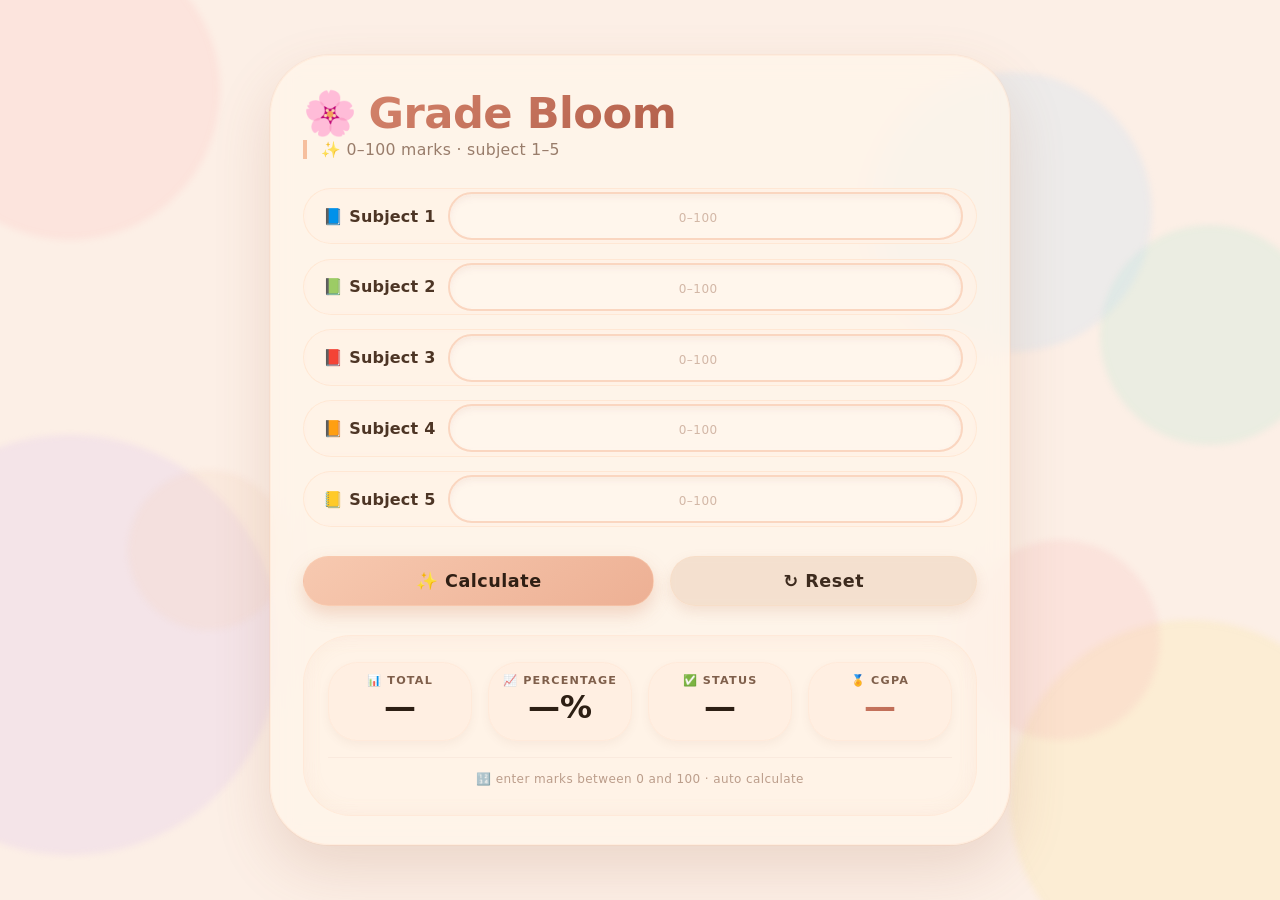
<file: index.html>
<!DOCTYPE html>
<html lang="en">
<head>
  <meta charset="UTF-8">
  <meta name="viewport" content="width=device-width, initial-scale=1.0">
  <title>🌸 Grade Bloom · 0–100</title>
  <style>
    * {
      margin: 0;
      padding: 0;
      box-sizing: border-box;
      font-family: 'Segoe UI', 'Poppins', system-ui, sans-serif;
    }

    body {
      min-height: 100vh;
      display: flex;
      align-items: center;
      justify-content: center;
      padding: 1.5rem;
      background: #fcefe6;  /* warm pastel base */
      position: relative;
      overflow-x: hidden;
    }

    /* ===== UNIQUE BACKGROUND ANIMATION ===== */
    .bg-bubble {
      position: fixed;
      border-radius: 50%;
      opacity: 0.20;
      pointer-events: none;
      z-index: 0;
      animation: floatBubble 20s infinite alternate ease-in-out;
      filter: blur(3px);
    }

    .b1 { width: 300px; height: 300px; background: #ffb7b7; top: -60px; left: -80px; animation-duration: 24s; }
    .b2 { width: 360px; height: 360px; background: #fce38a; bottom: -80px; right: -90px; animation-duration: 28s; animation-delay: -5s; }
    .b3 { width: 220px; height: 220px; background: #a8e6cf; top: 25%; right: -40px; animation-duration: 22s; animation-delay: -9s; }
    .b4 { width: 420px; height: 420px; background: #d7b8f0; bottom: 5%; left: -140px; animation-duration: 32s; animation-delay: -14s; }
    .b5 { width: 200px; height: 200px; background: #f9b5b5; top: 60%; left: 75%; animation-duration: 26s; animation-delay: -3s; }
    .b6 { width: 280px; height: 280px; background: #b5d9f9; top: 8%; right: 10%; animation-duration: 30s; animation-delay: -7s; }
    .b7 { width: 160px; height: 160px; background: #f5d0b8; bottom: 30%; left: 10%; animation-duration: 18s; animation-delay: -11s; }

    @keyframes floatBubble {
      0% { transform: translate(0, 0) scale(1) rotate(0deg); }
      30% { transform: translate(30px, -40px) scale(1.10) rotate(7deg); }
      60% { transform: translate(-25px, 25px) scale(0.90) rotate(-6deg); }
      100% { transform: translate(20px, 30px) scale(1.05) rotate(4deg); }
    }

    /* ===== MAIN CARD ===== */
    .glass-card {
      max-width: 740px;
      width: 100%;
      padding: 2rem 2rem 1.8rem;
      border-radius: 60px;
      background: rgba(255, 245, 235, 0.72);
      backdrop-filter: blur(14px);
      -webkit-backdrop-filter: blur(14px);
      box-shadow: 0 24px 56px rgba(160, 100, 70, 0.18), 0 0 0 1px rgba(255, 215, 185, 0.25);
      border: 1px solid rgba(255, 230, 210, 0.5);
      position: relative;
      z-index: 10;
      transition: all 0.25s ease;
      animation: cardBreath 10s infinite alternate ease-in-out;
    }

    @keyframes cardBreath {
      0% { transform: scale(1) translateY(0); box-shadow: 0 24px 56px rgba(160, 100, 70, 0.12); }
      100% { transform: scale(1.008) translateY(-5px); box-shadow: 0 34px 68px rgba(200, 130, 90, 0.25); }
    }

    h1 {
      font-size: 2.7rem;
      font-weight: 700;
      letter-spacing: -0.5px;
      color: #4d3525;
      display: flex;
      align-items: center;
      gap: 12px;
      margin-bottom: 0.1rem;
      flex-wrap: wrap;
    }

    h1 span {
      background: linear-gradient(145deg, #d4836b, #b25f4a);
      -webkit-background-clip: text;
      -webkit-text-fill-color: transparent;
      background-clip: text;
      font-weight: 800;
    }

    .subhead {
      color: #7f5f4b;
      font-weight: 400;
      margin-bottom: 1.8rem;
      padding-left: 14px;
      border-left: 4px solid #f3b28a;
      font-size: 0.98rem;
      opacity: 0.8;
      letter-spacing: 0.3px;
    }

    /* ===== INPUT GRID ===== */
    .input-grid {
      display: flex;
      flex-direction: column;
      gap: 0.9rem;
      margin-bottom: 1.8rem;
    }

    .subject-row {
      display: flex;
      align-items: center;
      gap: 0.8rem;
      flex-wrap: wrap;
      background: rgba(255, 235, 220, 0.30);
      padding: 0.2rem 0.8rem 0.2rem 1.2rem;
      border-radius: 60px;
      backdrop-filter: blur(2px);
      border: 1px solid rgba(255, 215, 185, 0.4);
      transition: 0.2s;
    }

    .subject-row:hover {
      background: rgba(255, 225, 205, 0.45);
      border-color: #f7c8b0;
    }

    .subject-label {
      min-width: 85px;
      font-weight: 600;
      color: #4d3525;
      font-size: 1rem;
      letter-spacing: 0.2px;
    }

    .input-wrapper {
      flex: 1;
      min-width: 100px;
      position: relative;
    }

    .input-wrapper input {
      width: 100%;
      padding: 12px 14px;
      border-radius: 50px;
      border: 2px solid #fad6c0;
      background: rgba(255, 248, 240, 0.7);
      backdrop-filter: blur(2px);
      color: #2d1f14;
      font-size: 1.1rem;
      font-weight: 600;
      transition: all 0.2s ease;
      box-shadow: inset 0 4px 6px rgba(180, 120, 90, 0.08);
      outline: none;
      text-align: center;
      letter-spacing: 0.5px;
    }

    .input-wrapper input:focus {
      border-color: #e3946f;
      box-shadow: 0 0 0 5px rgba(227, 148, 111, 0.2), inset 0 2px 8px rgba(140, 80, 50, 0.1);
      background: #fffaf5;
      transform: scale(1.01);
    }

    .input-wrapper input::placeholder {
      color: #b58e78;
      font-weight: 300;
      font-size: 0.75rem;
      opacity: 0.6;
    }

    .input-wrapper input:valid {
      border-color: #98c1a5;
    }

    .input-wrapper input:invalid:not(:placeholder-shown) {
      border-color: #e6857a;
    }

    /* ===== BUTTONS ===== */
    .btn-group {
      display: flex;
      flex-wrap: wrap;
      gap: 1rem;
      justify-content: center;
      margin: 0.8rem 0 1.8rem;
    }

    .btn {
      padding: 14px 32px;
      border: none;
      border-radius: 60px;
      font-weight: 700;
      font-size: 1.1rem;
      background: #f5d9ca;
      color: #3d2b1e;
      letter-spacing: 0.5px;
      cursor: pointer;
      transition: all 0.2s ease;
      box-shadow: 0 6px 14px rgba(180, 110, 70, 0.15);
      flex: 1 1 auto;
      min-width: 120px;
      display: inline-flex;
      align-items: center;
      justify-content: center;
      gap: 8px;
      border: 1px solid rgba(255, 215, 185, 0.3);
    }

    .btn-primary {
      background: linear-gradient(145deg, #f7c9b0, #edb094);
      color: #2f1f14;
      box-shadow: 0 8px 18px rgba(200, 120, 80, 0.25);
    }

    .btn-primary:hover {
      transform: translateY(-3px) scale(1.02);
      background: linear-gradient(145deg, #fad6be, #f0b89a);
      box-shadow: 0 12px 28px rgba(200, 120, 80, 0.35);
    }

    .btn-secondary {
      background: rgba(240, 215, 195, 0.7);
      backdrop-filter: blur(4px);
    }

    .btn-secondary:hover {
      background: rgba(235, 210, 185, 0.9);
      transform: translateY(-2px);
      box-shadow: 0 10px 22px rgba(160, 100, 70, 0.2);
    }

    /* ===== RESULT PANEL ===== */
    .result-panel {
      background: rgba(255, 240, 228, 0.5);
      backdrop-filter: blur(8px);
      border-radius: 48px;
      padding: 1.6rem 1.5rem 1.8rem;
      border: 1px solid rgba(255, 215, 185, 0.3);
      margin-top: 0.2rem;
      transition: all 0.2s ease;
      box-shadow: inset 0 0 20px rgba(200, 150, 120, 0.08);
    }

    .result-grid {
      display: grid;
      grid-template-columns: repeat(auto-fit, minmax(120px, 1fr));
      gap: 1rem;
      margin-bottom: 0.2rem;
    }

    .result-item {
      background: rgba(255, 235, 220, 0.4);
      border-radius: 30px;
      padding: 0.7rem 0.3rem;
      text-align: center;
      border: 1px solid rgba(255, 215, 185, 0.2);
      transition: 0.15s ease;
      box-shadow: 0 4px 10px rgba(140, 90, 60, 0.06);
      animation: resultPop 0.45s cubic-bezier(0.175, 0.885, 0.32, 1.275) forwards;
      transform: scale(0.92);
      opacity: 0;
    }

    .result-item:nth-child(1) { animation-delay: 0.05s; }
    .result-item:nth-child(2) { animation-delay: 0.12s; }
    .result-item:nth-child(3) { animation-delay: 0.19s; }
    .result-item:nth-child(4) { animation-delay: 0.26s; }

    @keyframes resultPop {
      to { transform: scale(1); opacity: 1; }
    }

    .result-item .label {
      font-size: 0.7rem;
      text-transform: uppercase;
      letter-spacing: 1.2px;
      color: #7f5f4b;
      font-weight: 600;
    }

    .result-item .value {
      font-size: 2rem;
      font-weight: 700;
      color: #2d1f14;
      line-height: 1.3;
    }

    .result-item .value.pass {
      color: #2f7a5a;
    }

    .result-item .value.fail {
      color: #c45346;
    }

    .cgpa-badge {
      font-size: 2.2rem;
      font-weight: 800;
      background: linear-gradient(145deg, #d4836b, #b25f4a);
      -webkit-background-clip: text;
      -webkit-text-fill-color: transparent;
      background-clip: text;
    }

    .footer-note {
      margin-top: 1rem;
      text-align: center;
      color: #9f7a64;
      font-size: 0.75rem;
      letter-spacing: 0.4px;
      border-top: 1px solid rgba(200, 160, 140, 0.15);
      padding-top: 0.9rem;
      opacity: 0.7;
    }

    /* shake (error) */
    .animate-shake {
      animation: shake 0.35s ease-in-out;
    }

    @keyframes shake {
      0%, 100% { transform: translateX(0); }
      20% { transform: translateX(-6px); }
      40% { transform: translateX(6px); }
      60% { transform: translateX(-4px); }
      80% { transform: translateX(4px); }
    }

    @media (max-width: 550px) {
      .glass-card { padding: 1.2rem; }
      h1 { font-size: 2rem; }
      .subject-label { min-width: 70px; font-size: 0.9rem; }
      .subject-row { padding: 0.2rem 0.5rem 0.2rem 1rem; }
    }
  </style>
</head>
<body>

  <!-- background bubbles : bright & aesthetic -->
  <div class="bg-bubble b1"></div>
  <div class="bg-bubble b2"></div>
  <div class="bg-bubble b3"></div>
  <div class="bg-bubble b4"></div>
  <div class="bg-bubble b5"></div>
  <div class="bg-bubble b6"></div>
  <div class="bg-bubble b7"></div>

  <!-- main card -->
  <div class="glass-card">
    <h1>
      🌸 <span>Grade Bloom</span>
    </h1>
    <div class="subhead">✨ 0–100 marks · subject 1–5</div>

    <!-- input fields: subject 1 to 5 -->
    <div class="input-grid" id="subjectInputs">
      <div class="subject-row">
        <span class="subject-label">📘 Subject 1</span>
        <div class="input-wrapper">
          <input type="number" id="sub1" min="0" max="100" placeholder="0–100" required>
        </div>
      </div>
      <div class="subject-row">
        <span class="subject-label">📗 Subject 2</span>
        <div class="input-wrapper">
          <input type="number" id="sub2" min="0" max="100" placeholder="0–100" required>
        </div>
      </div>
      <div class="subject-row">
        <span class="subject-label">📕 Subject 3</span>
        <div class="input-wrapper">
          <input type="number" id="sub3" min="0" max="100" placeholder="0–100" required>
        </div>
      </div>
      <div class="subject-row">
        <span class="subject-label">📙 Subject 4</span>
        <div class="input-wrapper">
          <input type="number" id="sub4" min="0" max="100" placeholder="0–100" required>
        </div>
      </div>
      <div class="subject-row">
        <span class="subject-label">📒 Subject 5</span>
        <div class="input-wrapper">
          <input type="number" id="sub5" min="0" max="100" placeholder="0–100" required>
        </div>
      </div>
    </div>

    <!-- action buttons -->
    <div class="btn-group">
      <button class="btn btn-primary" id="calculateBtn">✨ Calculate</button>
      <button class="btn btn-secondary" id="resetBtn">↻ Reset</button>
    </div>

    <!-- result panel -->
    <div class="result-panel" id="resultPanel">
      <div class="result-grid" id="resultGrid">
        <div class="result-item">
          <div class="label">📊 Total</div>
          <div class="value" id="totalValue">—</div>
        </div>
        <div class="result-item">
          <div class="label">📈 Percentage</div>
          <div class="value" id="percentValue">—%</div>
        </div>
        <div class="result-item">
          <div class="label">✅ Status</div>
          <div class="value" id="statusValue">—</div>
        </div>
        <div class="result-item">
          <div class="label">🏅 CGPA</div>
          <div class="value cgpa-badge" id="cgpaValue">—</div>
        </div>
      </div>
      <div class="footer-note">🔢 enter marks between 0 and 100 · auto calculate</div>
    </div>
  </div>

  <script>
    (function() {
      const inputIds = ['sub1', 'sub2', 'sub3', 'sub4', 'sub5'];
      const inputs = {};
      inputIds.forEach(id => { inputs[id] = document.getElementById(id); });

      const totalEl = document.getElementById('totalValue');
      const percentEl = document.getElementById('percentValue');
      const statusEl = document.getElementById('statusValue');
      const cgpaEl = document.getElementById('cgpaValue');
      const resultPanel = document.getElementById('resultPanel');
      const calcBtn = document.getElementById('calculateBtn');
      const resetBtn = document.getElementById('resetBtn');

      function getMarks() {
        const marks = [];
        let valid = true;
        for (let id of inputIds) {
          const val = inputs[id].value.trim();
          if (val === '') { valid = false; marks.push(NaN); continue; }
          const num = Number(val);
          // 0–100 inclusive, integer
          if (!Number.isInteger(num) || num < 0 || num > 100) {
            valid = false;
            marks.push(NaN);
          } else {
            marks.push(num);
          }
        }
        return { marks, valid };
      }

      function calculateAndDisplay() {
        const { marks, valid } = getMarks();
        const allFilled = marks.every(m => !isNaN(m));
        const allValid = marks.every(m => Number.isInteger(m) && m >= 0 && m <= 100);

        if (!allFilled || !allValid) {
          resultPanel.classList.add('animate-shake');
          setTimeout(() => resultPanel.classList.remove('animate-shake'), 400);
          totalEl.textContent = '!';
          percentEl.textContent = '!%';
          statusEl.textContent = '⚠️';
          statusEl.style.color = '#c45346';
          cgpaEl.textContent = '—';
          return;
        }

        const total = marks.reduce((acc, m) => acc + m, 0);
        const maxTotal = 5 * 100; // 500
        const percentage = (total / maxTotal) * 100;
        // CGPA: percentage / 9.5 (common scale, capped 10)
        const cgpa = Math.min(10, Math.max(0, percentage / 9.5));
        const cgpaFixed = cgpa.toFixed(2);

        const passed = percentage >= 40;
        const statusText = passed ? '✅ PASS' : '❌ FAIL';
        const statusColor = passed ? '#2f7a5a' : '#c45346';

        totalEl.textContent = total;
        percentEl.textContent = percentage.toFixed(2) + '%';
        statusEl.textContent = statusText;
        statusEl.style.color = statusColor;
        cgpaEl.textContent = cgpaFixed;

        // subtle glow
        totalEl.style.transition = '0.2s';
        totalEl.style.textShadow = '0 0 12px rgba(180,120,80,0.2)';
        setTimeout(() => totalEl.style.textShadow = 'none', 300);
      }

      function resetAll() {
        for (let id of inputIds) {
          inputs[id].value = '';
        }
        totalEl.textContent = '—';
        percentEl.textContent = '—%';
        statusEl.textContent = '—';
        statusEl.style.color = '#2d1f14';
        cgpaEl.textContent = '—';
        resultPanel.classList.remove('animate-shake');
      }

      // event listeners
      calcBtn.addEventListener('click', calculateAndDisplay);

      resetBtn.addEventListener('click', resetAll);

      // enter key on any input
      for (let id of inputIds) {
        inputs[id].addEventListener('keypress', (e) => {
          if (e.key === 'Enter') {
            e.preventDefault();
            calculateAndDisplay();
          }
        });
      }

      // visual: limit to 3 digits (max 100) + style
      for (let id of inputIds) {
        inputs[id].addEventListener('input', function(e) {
          let val = this.value;
          if (val.startsWith('-')) val = val.substring(1);
          // allow up to 3 digits (for 100)
          if (val.length > 3) {
            this.value = val.slice(0, 3);
          }
          const num = Number(this.value);
          if (this.value !== '' && (num < 0 || num > 100)) {
            this.style.borderColor = '#e6857a';
          } else {
            this.style.borderColor = '#fad6c0';
          }
        });
      }

      resetAll();
    })();
  </script>
</body>
</html>
</file>
